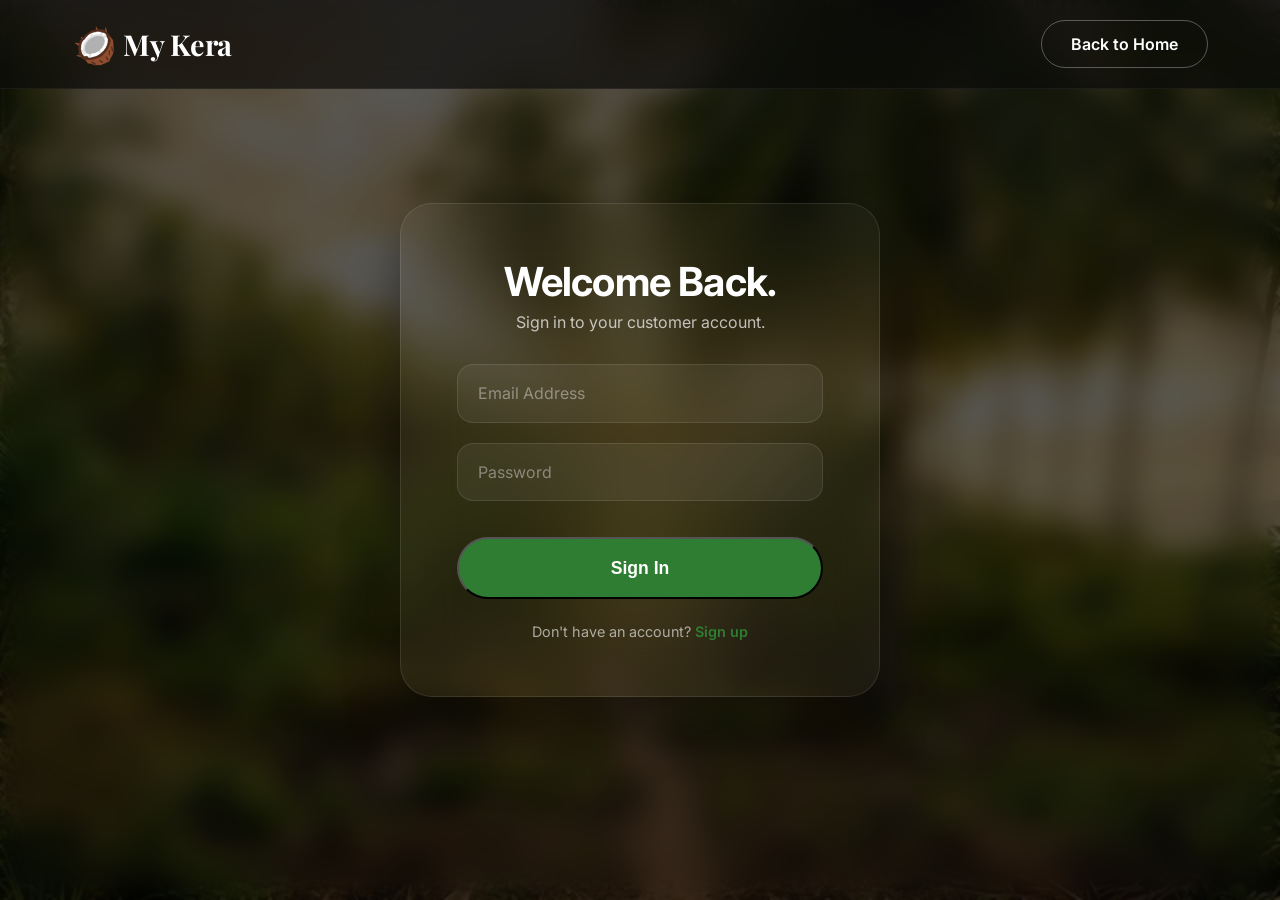
<file: customer-auth.html>
<!DOCTYPE html>
<html lang="en">
<head>
    <meta charset="UTF-8">
    <meta name="viewport" content="width=device-width, initial-scale=1.0">
    <title>Join as Customer | My Kera</title>
    <link href="https://fonts.googleapis.com/css2?family=Inter:wght@400;500;600;700;800&family=Playfair+Display:ital,wght@0,700;1,700&display=swap" rel="stylesheet">
    <link rel="stylesheet" href="styles.css">
    <style>
        .auth-wrapper {
            min-height: 100vh;
            display: flex;
            align-items: center;
            justify-content: center;
            background: #000 url('assets/hero_bg.png') no-repeat center center/cover;
            position: relative;
            padding: 2rem;
        }
        .auth-overlay {
            position: absolute; inset: 0; background: rgba(0,0,0,0.65);
            backdrop-filter: blur(15px);
            -webkit-backdrop-filter: blur(15px);
        }
        .glass-box {
            position: relative;
            z-index: 10;
            background: rgba(255, 255, 255, 0.03);
            backdrop-filter: blur(30px);
            -webkit-backdrop-filter: blur(30px);
            border: 1px solid rgba(255,255,255,0.1);
            border-radius: 2rem;
            padding: 3.5rem;
            width: 100%;
            max-width: 480px;
            box-shadow: 0 25px 50px rgba(0,0,0,0.5);
            color: white;
            text-align: center;
            animation: floatUp 0.8s cubic-bezier(0.16, 1, 0.3, 1) forwards;
        }
        
        @keyframes floatUp {
            from { opacity: 0; transform: translateY(30px); }
            to { opacity: 1; transform: translateY(0); }
        }

        .glass-box h2 { font-size: 2.5rem; margin-bottom: 0.5rem; color: white; letter-spacing: -0.02em; }
        .glass-box p { color: rgba(255,255,255,0.7); margin-bottom: 2rem; }
        
        .glass-input {
            width: 100%;
            background: rgba(255,255,255,0.06);
            border: 1px solid rgba(255,255,255,0.1);
            border-radius: 1rem;
            padding: 1.15rem 1.25rem;
            color: white;
            margin-bottom: 1.25rem;
            outline: none;
            transition: all 0.3s;
            font-size: 1rem;
            font-family: var(--font-sys);
        }
        .glass-input::placeholder { color: rgba(255,255,255,0.4); }
        .glass-input:focus { border-color: var(--primary-color); background: rgba(255,255,255,0.1); box-shadow: 0 0 15px rgba(46, 125, 50, 0.3); }
        
        .auth-switch {
            margin-top: 1.5rem;
            font-size: 0.9rem;
            color: rgba(255,255,255,0.6);
        }
        .auth-switch a { color: var(--primary-color); font-weight: 600; text-decoration: none; }
        .auth-switch a:hover { text-decoration: underline; }
        
        .btn-full { width: 100%; margin-top: 1rem; font-size: 1.1rem; padding: 1.15rem; }
    </style>
</head>
<body>
    <header class="navbar">
        <div class="container nav-content">
            <a href="index.html" class="logo">
                <span class="logo-emoji">🥥</span> My Kera
            </a>
            <div class="nav-actions">
                <a href="index.html" class="btn btn-outline">Back to Home</a>
            </div>
        </div>
    </header>

    <div class="auth-wrapper">
        <div class="auth-overlay"></div>
        <div class="glass-box">
            <h2 id="auth-title">Welcome Back.</h2>
            <p id="auth-subtitle">Sign in to your customer account.</p>
            
            <form id="customer-form">
                <div id="signup-fields" style="display: none;">
                    <input type="text" class="glass-input" placeholder="Full Name">
                    <input type="text" class="glass-input" placeholder="Delivery Address">
                    <input type="tel" class="glass-input" placeholder="Phone Number">
                </div>
                <input type="email" class="glass-input" placeholder="Email Address" required>
                <input type="password" class="glass-input" placeholder="Password" required>
                
                <button type="submit" class="btn btn-primary btn-full" id="auth-btn">Sign In</button>
            </form>
            
            <div class="auth-switch">
                <span id="auth-text">Don't have an account?</span> 
                <a href="#" id="toggle-auth">Sign up</a>
            </div>
        </div>
    </div>

    <script>
        const toggleBtn = document.getElementById('toggle-auth');
        const signupFields = document.getElementById('signup-fields');
        const authBtn = document.getElementById('auth-btn');
        const authText = document.getElementById('auth-text');
        const title = document.getElementById('auth-title');
        const subtitle = document.getElementById('auth-subtitle');
        
        // Handle Submit
        authBtn.addEventListener('click', (e) => {
            e.preventDefault();
            const emailInput = document.querySelector('input[type="email"]').value;
            const nameInput = document.querySelectorAll('.glass-input')[0].value;
            
            localStorage.setItem('currentUser', JSON.stringify({
                id: 'c_' + Math.floor(Math.random() * 10000),
                type: 'customer',
                name: nameInput || 'Valued Customer',
                email: emailInput || 'customer@example.com'
            }));
            
            window.location.href = 'customer-dashboard.html';
        });

        let isLogin = true;

        toggleBtn.addEventListener('click', (e) => {
            e.preventDefault();
            isLogin = !isLogin;
            if(isLogin) {
                signupFields.style.display = 'none';
                authBtn.textContent = 'Sign In';
                authText.textContent = "Don't have an account?";
                toggleBtn.textContent = 'Sign up';
                title.textContent = 'Welcome Back.';
                subtitle.textContent = 'Sign in to your customer account.';
            } else {
                signupFields.style.display = 'block';
                authBtn.textContent = 'Create Account';
                authText.textContent = "Already have an account?";
                toggleBtn.textContent = 'Sign in';
                title.textContent = 'Join My Kera.';
                subtitle.textContent = 'Create your customer account today.';
            }
        });
    </script>
</body>
</html>
</file>
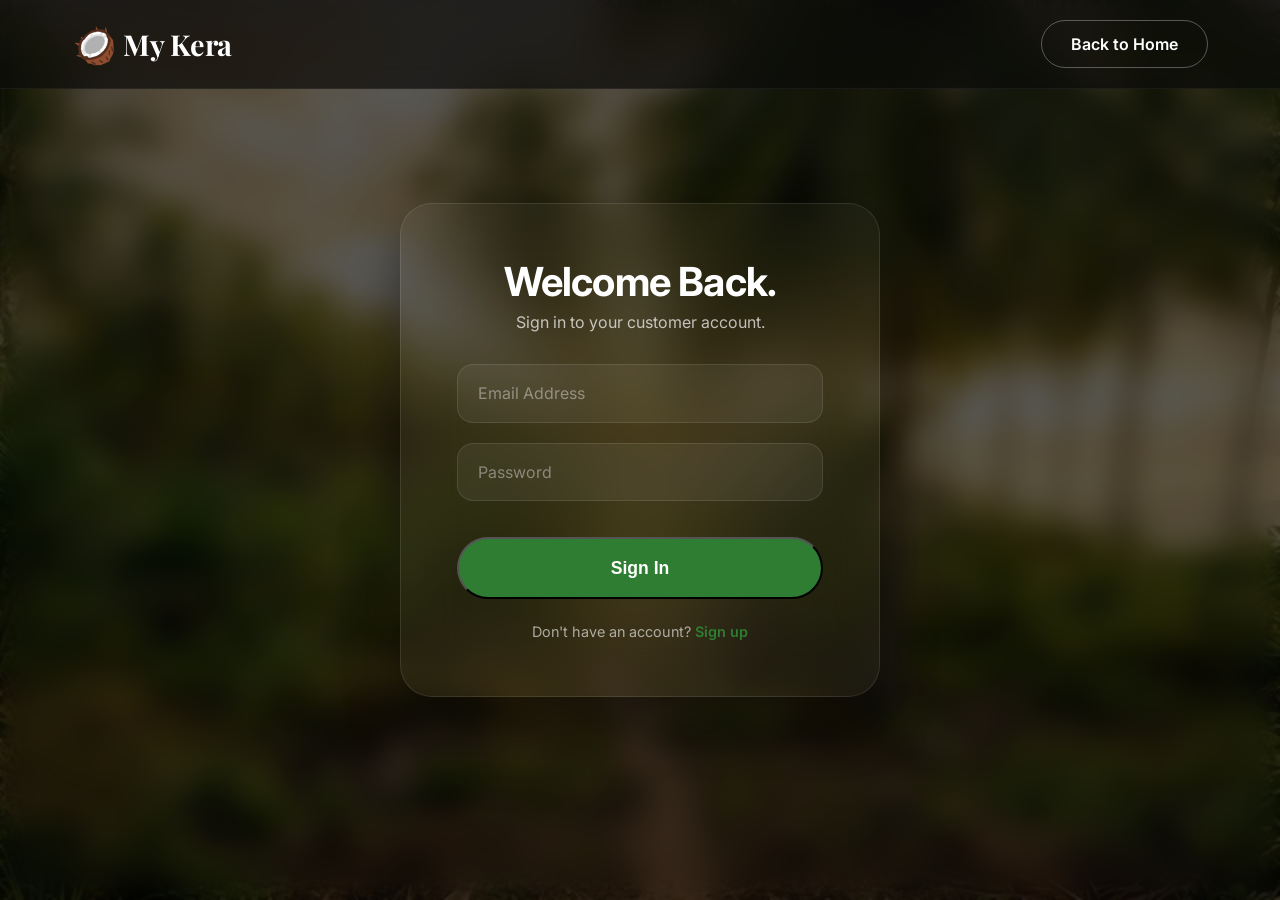
<file: customer-dashboard.html>
<!DOCTYPE html>
<html lang="en">
<head>
    <meta charset="UTF-8">
    <meta name="viewport" content="width=device-width, initial-scale=1.0">
    <title>Customer Marketplace | My Kera</title>
    <link href="https://fonts.googleapis.com/css2?family=Inter:wght@400;500;600;700;800&family=Playfair+Display:ital,wght@0,700;1,700&display=swap" rel="stylesheet">
    <link rel="stylesheet" href="styles.css">
</head>
<body>

    <!-- Header -->
    <header class="dash-header">
        <a href="index.html" class="logo">
            <span class="logo-emoji">🥥</span> Marketplace
        </a>
        <div class="dash-actions">
            <!-- Simulated Notification Bell -->
            <button class="avatar-btn" style="background:transparent; border:1px solid #ccc; width:auto; border-radius:1rem; padding:0 1rem; display:flex; align-items:center; gap:0.5rem;" onclick="logout()">
                Log Out
            </button>
        </div>
    </header>

    <!-- Main Content -->
    <main class="dashboard-container">
        <header style="margin-bottom: 2rem;">
            <h1 class="massive-text" style="font-size: 2.5rem;" id="welcome-text">Fresh Coconuts.</h1>
            <p class="text-muted mt-2">Connect and purchase directly from local farmers.</p>
        </header>

        <div class="marketplace-grid" id="market-feed">
            <!-- JavaScript will render farmer cards here -->
        </div>
    </main>

    <script src="dashboard.js"></script>
    <script>
        document.addEventListener('DOMContentLoaded', () => {
            const user = getCurrentUser();
            if (!user || user.type !== 'customer') {
                window.location.href = 'customer-auth.html';
                return;
            }

            document.getElementById('welcome-text').textContent = `Hi, ${user.name.split(' ')[0]}.`;

            const marketFeed = document.getElementById('market-feed');
            const farmers = getFarmers();

            if(farmers.length === 0) {
                marketFeed.innerHTML = `<p class="text-muted">No farmers available in the marketplace currently.</p>`;
                return;
            }

            // Render logic
            farmers.forEach(f => {
                const isAvailable = f.stock > 0;
                
                const cardHtml = `
                    <div class="farmer-card ${isAvailable ? '' : 'inactive'}">
                        <div class="farmer-card-header">
                            <img src="${f.photoUrl}" class="farmer-card-avatar" alt="${f.name}">
                        </div>
                        <div class="farmer-card-body">
                            <div style="display:flex; justify-content:space-between; align-items:flex-start;">
                                <div>
                                    <h3 class="farmer-name">${f.name}</h3>
                                    <div class="farmer-location">📍 ${f.location} | ${f.farm}</div>
                                </div>
                                <span class="badge ${isAvailable ? 'available' : 'unavailable'}">
                                    ${isAvailable ? 'Available' : 'No Stock'}
                                </span>
                            </div>

                            <div class="farmer-stats">
                                <div>
                                    <div class="farmer-stat-val">₹${f.price}</div>
                                    <div class="farmer-stat-label">per piece</div>
                                </div>
                                <div style="text-align:right;">
                                    <div class="farmer-stat-val" style="color:var(--text-main);">${f.stock}</div>
                                    <div class="farmer-stat-label">in stock</div>
                                </div>
                            </div>

                            <div class="farmer-actions">
                                <a href="${isAvailable ? 'tel:'+f.phone : '#'}" class="btn btn-outline" style="min-width:40px; text-align:center;">📞</a>
                                <a href="${isAvailable ? '#' : '#'}" class="btn btn-outline" style="min-width:40px; text-align:center;">💬</a>
                                <button class="btn ${isAvailable ? 'btn-primary' : 'btn-outline'}" style="flex:auto;" 
                                    ${!isAvailable ? 'disabled' : ''} 
                                    onclick="triggerMockPayment('${f.id}', '${f.farm}', ${f.price})">
                                    Pay Securely
                                </button>
                            </div>
                        </div>
                    </div>
                `;
                marketFeed.innerHTML += cardHtml;
            });
        });

        // Global mock payment function
        window.triggerMockPayment = function(farmerId, farmName, price) {
            const user = getCurrentUser();
            const qtyStr = prompt(`How many coconuts would you like from ${farmName} at ₹${price} each?`);
            if (!qtyStr) return;
            
            const qty = parseInt(qtyStr);
            if (isNaN(qty) || qty <= 0) {
                alert("Invalid quantity.");
                return;
            }

            const totalAmount = qty * price;
            const confirmMsg = `Secure Checkout: Pay ₹${totalAmount} to ${farmName} via UPI/Card?`;
            
            if (confirm(confirmMsg)) {
                // Simulate Payment Success via our mock DB logic
                createPayment(farmerId, user.name, totalAmount, qty);
                
                // Deduct stock
                const farmers = getFarmers();
                const fIndex = farmers.findIndex(f => f.id === farmerId);
                if(fIndex >= 0) {
                    farmers[fIndex].stock = Math.max(0, farmers[fIndex].stock - qty);
                    saveFarmers(farmers);
                }

                alert('✅ Payment Successful! The farmer has been notified and stock has been updated.');
                window.location.reload(); // Refresh to show new stock
            }
        };
    </script>
</body>
</html>
</file>
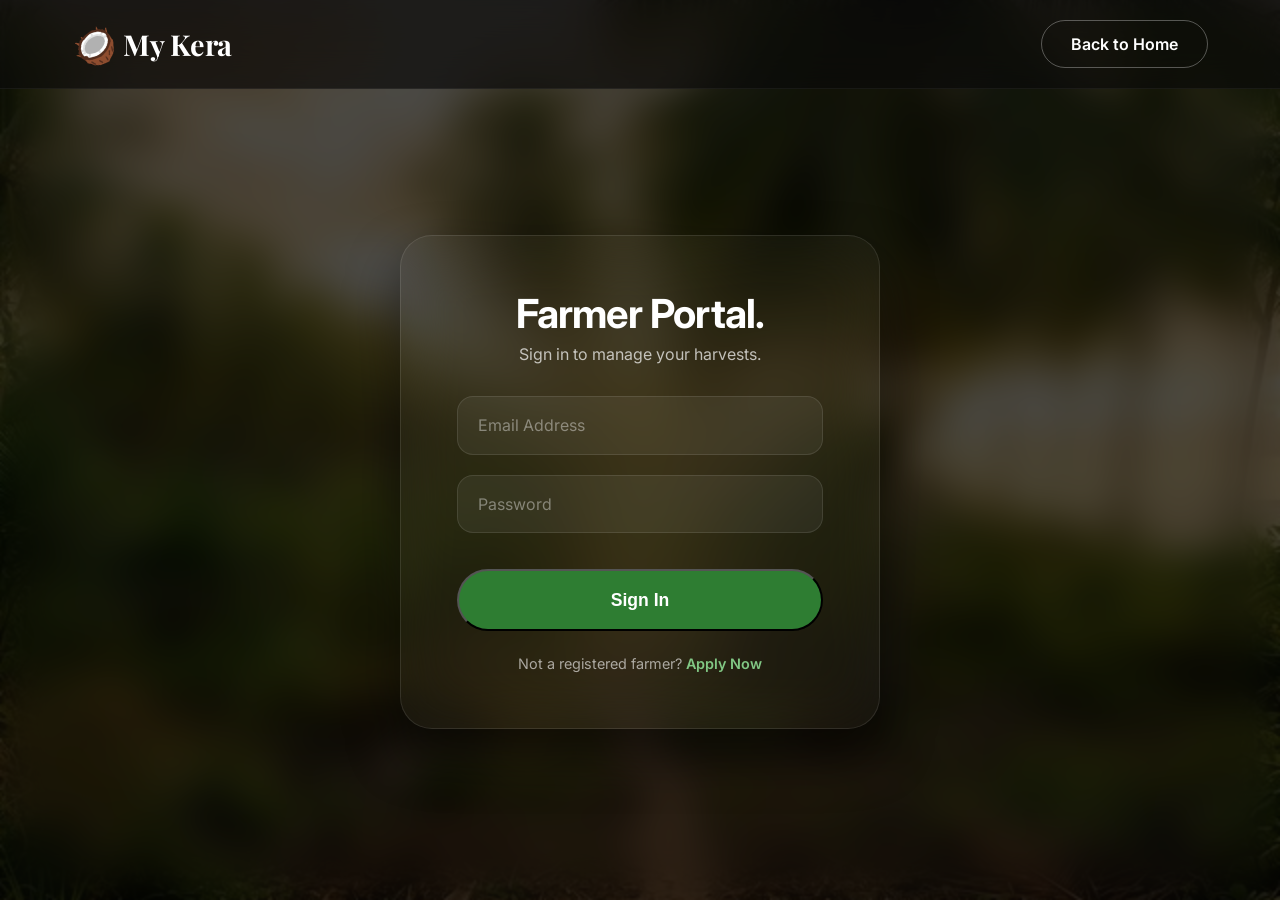
<file: farmer-auth.html>
<!DOCTYPE html>
<html lang="en">
<head>
    <meta charset="UTF-8">
    <meta name="viewport" content="width=device-width, initial-scale=1.0">
    <title>Join as Farmer | My Kera</title>
    <link href="https://fonts.googleapis.com/css2?family=Inter:wght@400;500;600;700;800&family=Playfair+Display:ital,wght@0,700;1,700&display=swap" rel="stylesheet">
    <link rel="stylesheet" href="styles.css">
    <style>
        .auth-wrapper {
            min-height: 100vh;
            display: flex;
            align-items: center;
            justify-content: center;
            background: #000 url('assets/hero_bg.png') no-repeat center center/cover;
            position: relative;
            padding: 2rem;
            padding-top: 6rem;
        }
        .auth-overlay {
            position: absolute; inset: 0; background: rgba(0,0,0,0.7);
            backdrop-filter: blur(20px);
            -webkit-backdrop-filter: blur(20px);
        }
        .glass-box {
            position: relative;
            z-index: 10;
            background: rgba(255, 255, 255, 0.03);
            backdrop-filter: blur(30px);
            -webkit-backdrop-filter: blur(30px);
            border: 1px solid rgba(255,255,255,0.1);
            border-radius: 2rem;
            padding: 3.5rem;
            width: 100%;
            max-width: 480px;
            box-shadow: 0 25px 50px rgba(0,0,0,0.5);
            color: white;
            text-align: center;
            animation: floatUp 0.8s cubic-bezier(0.16, 1, 0.3, 1) forwards;
        }
        
        @keyframes floatUp {
            from { opacity: 0; transform: translateY(30px); }
            to { opacity: 1; transform: translateY(0); }
        }

        .glass-box h2 { font-size: 2.5rem; margin-bottom: 0.5rem; color: white; letter-spacing: -0.02em; }
        .glass-box p { color: rgba(255,255,255,0.7); margin-bottom: 2rem; }
        
        .glass-input {
            width: 100%;
            background: rgba(255,255,255,0.06);
            border: 1px solid rgba(255,255,255,0.1);
            border-radius: 1rem;
            padding: 1.15rem 1.25rem;
            color: white;
            margin-bottom: 1.25rem;
            outline: none;
            transition: all 0.3s;
            font-size: 1rem;
            font-family: var(--font-sys);
        }
        .glass-input::placeholder { color: rgba(255,255,255,0.4); }
        .glass-input:focus { border-color: #81c784; background: rgba(255,255,255,0.1); box-shadow: 0 0 15px rgba(129, 199, 132, 0.3); }
        
        .auth-switch {
            margin-top: 1.5rem;
            font-size: 0.9rem;
            color: rgba(255,255,255,0.6);
        }
        .auth-switch a { color: #81c784; font-weight: 600; text-decoration: none; }
        .auth-switch a:hover { text-decoration: underline; }
        
        .btn-full { width: 100%; margin-top: 1rem; font-size: 1.1rem; padding: 1.15rem; background: #2e7d32; }
        .btn-full:hover { background: #1b5e20; }
    </style>
</head>
<body>
    <header class="navbar">
        <div class="container nav-content">
            <a href="index.html" class="logo">
                <span class="logo-emoji">🥥</span> My Kera
            </a>
            <div class="nav-actions">
                <a href="index.html" class="btn btn-outline">Back to Home</a>
            </div>
        </div>
    </header>

    <div class="auth-wrapper">
        <div class="auth-overlay"></div>
        <div class="glass-box">
            <h2 id="auth-title">Farmer Portal.</h2>
            <p id="auth-subtitle">Sign in to manage your harvests.</p>
            
            <form id="farmer-form">
                <div id="signup-fields" style="display: none;">
                    <input type="text" class="glass-input" placeholder="Full Name">
                    <input type="text" class="glass-input" placeholder="Farm Name / Business Entity">
                    <input type="text" class="glass-input" placeholder="Farm Location (City/Region)">
                    <input type="tel" class="glass-input" placeholder="Phone Number">
                </div>
                <input type="email" class="glass-input" placeholder="Email Address" required>
                <input type="password" class="glass-input" placeholder="Password" required>
                
                <button type="submit" class="btn btn-primary btn-full" id="auth-btn">Sign In</button>
            </form>
            
            <div class="auth-switch">
                <span id="auth-text">Not a registered farmer?</span> 
                <a href="#" id="toggle-auth">Apply Now</a>
            </div>
        </div>
    </div>
    <script>
        const toggleBtn = document.getElementById('toggle-auth');
        const signupFields = document.getElementById('signup-fields');
        const authBtn = document.getElementById('auth-btn');
        const authText = document.getElementById('auth-text');
        const title = document.getElementById('auth-title');
        const subtitle = document.getElementById('auth-subtitle');
        
        // Handle Submit
        authBtn.addEventListener('click', (e) => {
            e.preventDefault();
            const emailInput = document.querySelector('input[type="email"]').value;
            const nameInput = document.querySelectorAll('.glass-input')[0].value;
            const farmInput = document.querySelectorAll('.glass-input')[1].value;
            
            const farmerId = 'f_' + Math.floor(Math.random() * 10000);
            
            localStorage.setItem('currentUser', JSON.stringify({
                id: farmerId,
                type: 'farmer',
                name: nameInput || 'New Farmer',
                farm: farmInput || 'Organic Grove',
                email: emailInput || 'farmer@mykera.com'
            }));
            
            window.location.href = 'farmer-dashboard.html';
        });

        let isLogin = true;
        toggleBtn.addEventListener('click', (e) => {
            e.preventDefault();
            isLogin = !isLogin;
            if(isLogin) {
                signupFields.style.display = 'none';
                authBtn.textContent = 'Sign In';
                authText.textContent = "Not a registered farmer?";
                toggleBtn.textContent = 'Apply Now';
                title.textContent = 'Farmer Portal.';
                subtitle.textContent = 'Sign in to manage your harvests.';
            } else {
                signupFields.style.display = 'block';
                authBtn.textContent = 'Submit Application';
                authText.textContent = "Already have a farmer account?";
                toggleBtn.textContent = 'Sign in';
                title.textContent = 'Partner with us.';
                subtitle.textContent = 'Apply to join the My Kera farmer network.';
            }
        });
    </script>
</body>
</html>
</file>
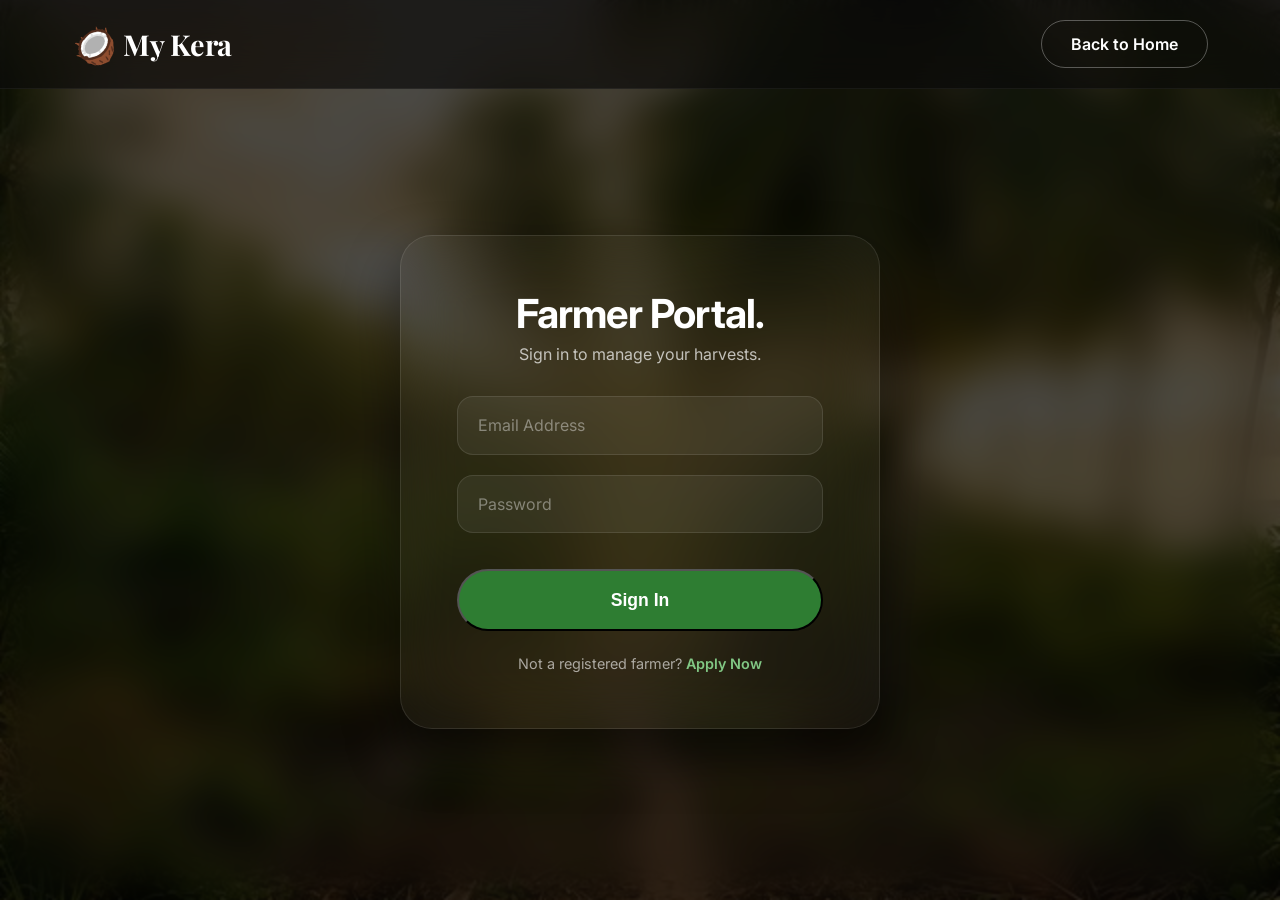
<file: farmer-dashboard.html>
<!DOCTYPE html>
<html lang="en">
<head>
    <meta charset="UTF-8">
    <meta name="viewport" content="width=device-width, initial-scale=1.0">
    <title>Farmer Dashboard | My Kera</title>
    <link href="https://fonts.googleapis.com/css2?family=Inter:wght@400;500;600;700;800&family=Playfair+Display:ital,wght@0,700;1,700&display=swap" rel="stylesheet">
    <link rel="stylesheet" href="styles.css">
</head>
<body>

    <!-- Header -->
    <header class="dash-header">
        <a href="index.html" class="logo">
            <span class="logo-emoji">🥥</span> Dashboard
        </a>
        <div class="dash-actions">
            <!-- Simulated Notification Bell -->
            <button class="avatar-btn" style="background:transparent; border:1px solid #ccc;" onclick="alert('You have 0 new messages')">🔔</button>
            <button class="avatar-btn" id="profile-btn">
                <img id="header-avatar" src="https://ui-avatars.com/api/?name=F&background=2e7d32&color=fff" alt="Profile">
            </button>
        </div>
    </header>

    <!-- Main Content -->
    <main class="dashboard-container">
        <header style="margin-bottom: 2rem;">
            <h1 class="massive-text" style="font-size: 2.5rem;" id="welcome-text">Welcome back.</h1>
            <p class="text-muted mt-2">Manage your grove inventory and payments below.</p>
        </header>

        <div class="grid-2">
            <!-- Stock Editor -->
            <div class="dash-card">
                <div class="dash-card-header">
                    <h2 class="dash-card-title">Stock Management</h2>
                    <span id="stock-badge" class="badge unavailable">Out of Stock</span>
                </div>
                <form id="stock-form">
                    <div class="form-group">
                        <label class="form-label">Price per Coconut (₹)</label>
                        <input type="number" id="input-price" class="form-input" placeholder="e.g. 45" required>
                    </div>
                    <div class="form-group">
                        <label class="form-label">Available Stock Quantity</label>
                        <input type="number" id="input-stock" class="form-input" placeholder="e.g. 150" required>
                    </div>
                    <button type="submit" class="btn btn-primary w-full mt-2">Update Inventory</button>
                </form>
            </div>

            <!-- Revenue Box -->
            <div class="dash-card">
                <div class="dash-card-header">
                    <h2 class="dash-card-title">Recent Payments</h2>
                    <span class="text-muted text-sm">Last 30 Days</span>
                </div>
                
                <div style="margin-bottom: 2rem;">
                    <p class="text-muted text-sm">Total Revenue</p>
                    <div class="stat-number" id="total-revenue">₹0</div>
                </div>

                <div id="payment-list">
                    <!-- JavaScript will populate this -->
                    <div class="text-muted text-center py-4">No recent payments.</div>
                </div>
            </div>
        </div>
    </main>

    <!-- Profile Drawer -->
    <div class="drawer-overlay" id="drawer-overlay"></div>
    <aside class="drawer" id="profile-drawer">
        <div class="drawer-header">
            <h3 style="font-weight: 700; font-size: 1.2rem;">Profile Settings</h3>
            <button class="close-btn" id="close-drawer">×</button>
        </div>
        <div class="drawer-body">
            <div style="text-align: center; margin-bottom: 2rem; position: relative;">
                <img id="drawer-avatar" src="" style="width: 100px; height: 100px; border-radius: 50%; border: 3px solid var(--primary-color); object-fit: cover;">
                
                <input type="file" id="image-upload" accept="image/*" style="display: none;">
                <div class="mt-2 text-sm text-primary" style="cursor: pointer; color: var(--primary-color); font-weight: 600;" id="trigger-upload">
                    Change Photo
                </div>
            </div>

            <div class="form-group">
                <label class="form-label">Full Name</label>
                <input type="text" id="prof-name" class="form-input" readonly>
            </div>
            <div class="form-group">
                <label class="form-label">Farm / Business Name</label>
                <input type="text" id="prof-farm" class="form-input" readonly>
            </div>
            <div class="form-group">
                <label class="form-label">Email Address</label>
                <input type="email" id="prof-email" class="form-input" readonly>
            </div>
        </div>
        <div class="drawer-footer">
            <button class="btn btn-outline w-full mb-2">Switch Theme 🌙</button>
            <button class="btn btn-primary w-full" style="background:#c62828;" onclick="logout()">Log Out</button>
        </div>
    </aside>

    <script src="dashboard.js"></script>
    <script>
        document.addEventListener('DOMContentLoaded', () => {
            const user = getCurrentUser();
            if (!user || user.type !== 'farmer') {
                window.location.href = 'farmer-auth.html';
                return;
            }

            // UI Elements
            const welcomeText = document.getElementById('welcome-text');
            const headerAvatar = document.getElementById('header-avatar');
            const drawerAvatar = document.getElementById('drawer-avatar');
            const stockBadge = document.getElementById('stock-badge');
            const inputPrice = document.getElementById('input-price');
            const inputStock = document.getElementById('input-stock');
            const paymentList = document.getElementById('payment-list');
            const totalRevenueEl = document.getElementById('total-revenue');

            // Find farmer DB record or create it
            let farmers = getFarmers();
            let myRecord = farmers.find(f => f.id === user.id);
            
            if (!myRecord) {
                // Initialize default profile based on auth data
                myRecord = {
                    id: user.id,
                    name: user.name,
                    farm: user.farm,
                    location: 'Local Grove',
                    email: user.email,
                    phone: '+91 9999999999',
                    price: 40,
                    stock: 0,
                    photoUrl: `https://ui-avatars.com/api/?name=${user.name.replace(' ', '+')}&background=2e7d32&color=fff`
                };
                updateFarmerProfile(myRecord);
            }

            // Populate Initials
            welcomeText.textContent = `Welcome, ${myRecord.name.split(' ')[0]}.`;
            headerAvatar.src = myRecord.photoUrl;
            drawerAvatar.src = myRecord.photoUrl;
            document.getElementById('prof-name').value = myRecord.name;
            document.getElementById('prof-farm').value = myRecord.farm;
            document.getElementById('prof-email').value = myRecord.email;

            inputPrice.value = myRecord.price;
            inputStock.value = myRecord.stock;
            
            function updateStockUI(stock) {
                if(stock > 0) {
                    stockBadge.textContent = 'Available';
                    stockBadge.className = 'badge available';
                } else {
                    stockBadge.textContent = 'Out of Stock';
                    stockBadge.className = 'badge unavailable';
                }
            }
            updateStockUI(myRecord.stock);

            // Handle Stock Update
            document.getElementById('stock-form').addEventListener('submit', (e) => {
                e.preventDefault();
                const newPrice = parseInt(inputPrice.value);
                const newStock = parseInt(inputStock.value);
                
                myRecord.price = newPrice;
                myRecord.stock = newStock;
                updateFarmerProfile(myRecord);
                
                updateStockUI(newStock);
                alert('Inventory successfully updated for ' + myRecord.farm);
            });

            // Handle Payments Rendering
            function renderPayments() {
                const myPayments = getPaymentsForFarmer(myRecord.id);
                if (myPayments.length === 0) return;

                let total = 0;
                paymentList.innerHTML = '';
                
                myPayments.forEach(p => {
                    total += p.amount;
                    paymentList.innerHTML += `
                        <div class="notification-item">
                            <div>
                                <div class="notification-title">Payment from ${p.customerName}</div>
                                <div class="notification-time">${new Date(p.date).toLocaleDateString()} • ${p.quantity} coconuts</div>
                            </div>
                            <div class="notification-amount">+₹${p.amount}</div>
                        </div>
                    `;
                });
                totalRevenueEl.textContent = `₹${total}`;
            }
            renderPayments();

            // Drawer Logic
            const drawer = document.getElementById('profile-drawer');
            const overlay = document.getElementById('drawer-overlay');
            
            document.getElementById('profile-btn').addEventListener('click', () => {
                drawer.classList.add('open');
                overlay.classList.add('active');
            });

            const closeDrawer = () => {
                drawer.classList.remove('open');
                overlay.classList.remove('active');
            };

            document.getElementById('close-drawer').addEventListener('click', closeDrawer);
            overlay.addEventListener('click', closeDrawer);

            // Image Upload Handle
            const imageUpload = document.getElementById('image-upload');
            const triggerUpload = document.getElementById('trigger-upload');

            triggerUpload.addEventListener('click', () => {
                imageUpload.click();
            });

            imageUpload.addEventListener('change', (e) => {
                const file = e.target.files[0];
                if (file) {
                    const reader = new FileReader();
                    reader.onload = (event) => {
                        const base64Data = event.target.result;
                        // Instantly update UI
                        headerAvatar.src = base64Data;
                        drawerAvatar.src = base64Data;
                        
                        // Save permanently in DB
                        myRecord.photoUrl = base64Data;
                        updateFarmerProfile(myRecord);
                    };
                    reader.readAsDataURL(file);
                }
            });
        });
    </script>
</body>
</html>
</file>
<file: styles.css>
:root {
    --primary-color: #2e7d32;
    --dark-bg: #000000;
    --light-bg: #fbfbfd;
    --section-bg: #f5f5f7;
    --text-main: #1d1d1f;
    --text-muted: #86868b;
    --white: #ffffff;
    --font-sys: 'Inter', -apple-system, BlinkMacSystemFont, sans-serif;
}

* { margin: 0; padding: 0; box-sizing: border-box; }

body {
    font-family: var(--font-sys);
    background-color: var(--light-bg);
    color: var(--text-main);
    overflow-x: hidden;
    -webkit-font-smoothing: antialiased;
}

/* Utilities */
.container { max-width: 1200px; margin: 0 auto; padding: 0 2rem; }
.section-padding { padding: 8rem 0; }
.text-center { text-align: center; }
.mt-2 { margin-top: 0.5rem; }
.mt-4 { margin-top: 1.5rem; }
.mt-5 { margin-top: 3rem; }
.mb-4 { margin-bottom: 1.5rem; }
.pt-5 { padding-top: 3rem; }
.w-full { width: 100%; }
.text-large { font-size: 1.5rem; line-height: 1.4; font-weight: 500; }
.text-muted { color: var(--text-muted); }
.bg-dark { background-color: var(--dark-bg); color: var(--white); }
.bg-section { background-color: var(--section-bg); }
.flex-center { display: flex; justify-content: center; align-items: center; }
.block { display: block; }
.opacity-50 { opacity: 0.5; }
.text-sm { font-size: 0.875rem; }

/* Buttons */
.btn {
    display: inline-flex;
    align-items: center;
    justify-content: center;
    padding: 0.8rem 1.8rem;
    border-radius: 3rem;
    font-weight: 600;
    font-size: 1rem;
    text-decoration: none;
    transition: all 0.3s ease;
    cursor: pointer;
}
.btn-primary { background: var(--primary-color); color: var(--white); }
.btn-primary:hover { background: #1b5e20; transform: scale(1.02); }
.btn-outline { background: transparent; color: var(--text-main); border: 1px solid var(--text-main); }
.btn-outline-white { background: transparent; color: var(--white); border: 1px solid rgba(255,255,255,0.3); }
.btn-outline-white:hover { background: var(--white); color: var(--dark-bg); }
.btn-large { padding: 1rem 2.5rem; font-size: 1.1rem; }

/* Navigation */
.navbar {
    position: fixed;
    top: 0;
    width: 100%;
    padding: 1.25rem 0;
    z-index: 100;
    background-color: rgba(10, 10, 12, 0.7);
    backdrop-filter: saturate(180%) blur(20px);
    -webkit-backdrop-filter: saturate(180%) blur(20px);
    border-bottom: 1px solid rgba(255,255,255,0.05);
}
.navbar .logo { color: var(--white); }
.navbar .btn-outline { color: var(--white); border-color: rgba(255,255,255,0.3); }
.navbar .btn-outline:hover { background: var(--white); color: #000; }
.nav-content { display: flex; justify-content: space-between; align-items: center; }
.logo { font-family: 'Playfair Display', serif; font-size: 1.8rem; font-weight: 700; color: var(--text-main); text-decoration: none; display: flex; align-items: center; gap: 0.5rem; letter-spacing: -0.02em; }
.logo-emoji { font-size: 2.2rem; transform: rotate(-10deg); display: inline-block; }
.nav-actions { display: flex; gap: 1rem; }

/* Cinematic Hero */
.hero-container {
    height: 500vh; /* Extended SCROLL track for 240-frame animation */
    position: relative;
    background: #000;
}
.hero-canvas {
    width: 100vw;
    height: 100vh;
    object-fit: cover;
    display: block;
}
.hero-sticky {
    position: sticky;
    top: 0;
    height: 100vh;
    display: flex;
    align-items: center;
    justify-content: center;
    overflow: hidden;
}
.hero-bg-wrapper {
    position: absolute;
    width: 100%;
    height: 100%;
    transform-origin: center center;
    will-change: transform, opacity;
}
.hero-bg-wrapper img { width: 100%; height: 100%; object-fit: cover; }
.hero-overlay {
    position: absolute;
    top: 0; left: 0; width: 100%; height: 100%;
    background: rgba(0,0,0,0.4);
}
.hero-content {
    position: relative;
    z-index: 10;
    text-align: center;
    color: var(--white);
    will-change: transform, opacity;
}
.hero-title {
    font-size: clamp(3rem, 8vw, 6rem);
    font-weight: 800;
    letter-spacing: -0.02em;
    line-height: 1.1;
}
.hero-subtitle {
    font-size: 1.5rem;
    font-weight: 500;
    margin-top: 1.5rem;
    opacity: 0; /* Animated in JS */
}



/* Animations (Framer Motion feel) */
.fm-fade-up {
    opacity: 0;
    transform: translateY(40px);
    transition: opacity 1s cubic-bezier(0.16, 1, 0.3, 1), transform 1s cubic-bezier(0.16, 1, 0.3, 1);
    will-change: opacity, transform;
}
.fm-fade-up.in-view {
    opacity: 1;
    transform: translateY(0);
}
.js-delay-1 { transition-delay: 0.1s; }
.js-delay-2 { transition-delay: 0.2s; }
.js-delay-3 { transition-delay: 0.3s; }

/* Custom Utilities for New Sections */
.stat-number { font-size: 5rem; font-weight: 800; color: var(--primary-color); line-height: 1; margin-bottom: 0.5rem; letter-spacing: -0.03em; }
.feature-icon.large { font-size: 4rem; display: inline-block; background: rgba(255,255,255,0.05); border-radius: 50%; width: 100px; height: 100px; line-height: 100px; }
.stat-label { font-size: 1.5rem; font-weight: 600; color: var(--white); }
.rounded-2xl { border-radius: 2rem; }
.rounded-xl { border-radius: 1rem; }
.p-4 { padding: 3rem; }
.mb-5 { margin-bottom: 2.5rem; }
.feature-list { list-style: none; padding: 0; }

.float-anim {
    animation: float 6s ease-in-out infinite;
}

@keyframes float {
    0% { transform: translateY(0px); }
    50% { transform: translateY(-15px); }
    100% { transform: translateY(0px); }
}

/* Grid Layouts */
.grid-2 { display: grid; grid-template-columns: 1fr 1fr; gap: 2rem; }
.grid-3 { display: grid; grid-template-columns: repeat(3, 1fr); gap: 3rem; }
.split-layout { display: grid; grid-template-columns: 1fr 1fr; gap: 4rem; }
.align-center { align-items: center; }

h2 { font-size: 3.5rem; font-weight: 700; letter-spacing: -0.02em; line-height: 1.1; }
.massive-text { font-size: clamp(2.5rem, 4vw, 4rem); }

/* Premium Cards */
.premium-card {
    background: var(--white);
    border-radius: 2rem;
    overflow: hidden;
    box-shadow: 0 10px 40px rgba(0,0,0,0.04);
}
.card-inner { padding: 3rem 3rem 0; }
.premium-card h3 { font-size: 2rem; margin-bottom: 1rem; font-weight: 600; }
.premium-card p { font-size: 1.1rem; color: var(--text-muted); line-height: 1.5; }
.card-image img { width: 100%; border-radius: 1rem 1rem 0 0; box-shadow: 0 -5px 20px rgba(0,0,0,0.05); }

/* Chart Styling */
.chart-card { background: var(--white); border-radius: 2rem; padding: 3rem; }
.chart-header { display: flex; justify-content: space-between; margin-bottom: 2rem; }
.chart-title { font-weight: 700; font-size: 1.25rem; }
.badge-success { background: #e8f5e9; color: var(--primary-color); padding: 0.5rem 1rem; border-radius: 2rem; font-weight: 600; }
.shadow-xl { box-shadow: 0 25px 50px -12px rgba(0,0,0,0.1); }

@media (max-width: 1024px) {
    .hero-title { font-size: clamp(2.5rem, 6vw, 4.5rem); }
    .section-padding { padding: 5rem 0; }
    .dashboard-container { padding: 2rem 1rem; }
}

@media (max-width: 768px) {
    .grid-2, .grid-3, .split-layout { grid-template-columns: 1fr; gap: 2rem; }
    .card-inner { padding: 2rem 1.5rem 0; }
    
    /* Navigation / Headers */
    .navbar { padding: 1rem 0; }
    .nav-actions { gap: 0.5rem; }
    .btn { padding: 0.6rem 1.2rem; font-size: 0.9rem; }
    .logo-emoji { font-size: 1.8rem; }
    
    /* Auth Modal Fixes */
    .glass-box { padding: 2rem 1.5rem; border-radius: 1.5rem; width: 90%; }
    .glass-box h2 { font-size: 2rem; }
    .auth-wrapper { padding-top: 5rem; }
    
    /* Typography Overrides */
    h2 { font-size: 2.5rem; }
    .massive-text { font-size: clamp(2rem, 5vw, 2.5rem); }
    .stat-number { font-size: 3.5rem; }
    
    /* Dashboard Specific */
    .dash-header { padding: 1rem; }
    .dash-card { padding: 1.5rem; border-radius: 1.25rem; }
    .dash-actions .btn { font-size: 0.8rem; padding: 0.5rem 0.8rem; }
    .farmer-card-avatar { width: 60px; height: 60px; bottom: -25px; }
    
    /* Feature Section Padding */
    .p-4 { padding: 2rem 1.5rem; }
}

@media (max-width: 480px) {
    /* Extreme small screen tuning */
    .hero-title { font-size: 2.5rem; }
    .hero-subtitle { font-size: 1.1rem; }
    .btn-large { width: 100%; padding: 1rem; display: block; margin-bottom: 0.5rem; }
    .flex-center.gap-3 { flex-direction: column; gap: 0.5rem; }
    .nav-actions { flex-direction: column; position: absolute; top: 100%; right: 1rem; background: rgba(0,0,0,0.8); padding: 1rem; border-radius: 1rem; display: none; }
    /* Let's keep simple nav on mobile instead for now, or just smaller text */
    .nav-actions { display: flex; flex-direction: row; position: static; background: none; padding: 0; }
    .navbar .btn { padding: 0.4rem 0.8rem; font-size: 0.75rem; border-radius: 8px;}
    
    .marketplace-grid { grid-template-columns: 1fr; }
}

/* ==========================================================
 * Dashboard UI Patterns (My Kera 2.0)
 * ========================================================== */

/* Dash Header */
.dash-header {
    background: var(--white);
    padding: 1rem 2rem;
    display: flex;
    justify-content: space-between;
    align-items: center;
    border-bottom: 1px solid rgba(0,0,0,0.05);
    position: sticky;
    top: 0;
    z-index: 50;
    box-shadow: 0 4px 15px rgba(0,0,0,0.02);
}
.dash-actions { display: flex; align-items: center; gap: 1.5rem; }
.avatar-btn {
    width: 45px; height: 45px; outline: none; border: none;
    border-radius: 50%; cursor: pointer; overflow: hidden;
    transition: transform 0.2s;
}
.avatar-btn:hover { transform: scale(1.05); }
.avatar-btn img { width: 100%; height: 100%; object-fit: cover; }

/* Slide-out Drawer */
.drawer-overlay {
    position: fixed; top: 0; left: 0; width: 100vw; height: 100vh;
    background: rgba(0,0,0,0.4); backdrop-filter: blur(5px);
    z-index: 99; opacity: 0; pointer-events: none; transition: 0.3s;
}
.drawer-overlay.active { opacity: 1; pointer-events: all; }

.drawer {
    position: fixed; top: 0; right: -400px; width: 100%; max-width: 380px;
    height: 100vh; background: var(--white); z-index: 100;
    box-shadow: -10px 0 30px rgba(0,0,0,0.1);
    transition: right 0.4s cubic-bezier(0.16, 1, 0.3, 1);
    display: flex; flex-direction: column;
}
.drawer.open { right: 0; }
.drawer-header {
    padding: 2rem; border-bottom: 1px solid rgba(0,0,0,0.05);
    display: flex; justify-content: space-between; align-items: center;
}
.drawer-body { padding: 2rem; flex: 1; overflow-y: auto; }
.drawer-footer { padding: 2rem; border-top: 1px solid rgba(0,0,0,0.05); }
.close-btn { background:none; border:none; font-size: 2rem; cursor:pointer; color: var(--text-muted); }

/* Dashboard Cards & Layout */
.dashboard-container { padding: 3rem 2rem; max-width: 1400px; margin: 0 auto; min-height: 80vh; }
.dash-card {
    background: var(--white); border-radius: 1.5rem; padding: 2rem;
    box-shadow: 0 10px 30px rgba(0,0,0,0.03); margin-bottom: 2rem;
}
.dash-card-header { display: flex; justify-content: space-between; align-items: center; margin-bottom: 1.5rem;}
.dash-card-title { font-size: 1.25rem; font-weight: 700; color: var(--text-main); }

/* Forms & Inputs */
.form-group { margin-bottom: 1.5rem; }
.form-label { display: block; margin-bottom: 0.5rem; font-weight: 600; font-size: 0.9rem; color: var(--text-muted); }
.form-input { 
    width: 100%; padding: 1rem; border: 1px solid #e0e0e0;
    border-radius: 1rem; font-family: var(--font-sys); font-size: 1rem;
    background: #fafafa; transition: border-color 0.3s, background 0.3s;
}
.form-input:focus { border-color: var(--primary-color); background: var(--white); outline: none; }

/* Status Badges */
.badge { padding: 0.4rem 0.8rem; border-radius: 2rem; font-size: 0.8rem; font-weight: 700; display: inline-block; }
.badge.available { background: #e8f5e9; color: var(--primary-color); }
.badge.unavailable { background: #ffebee; color: #c62828; }

/* Notification List */
.notification-item {
    display: flex; justify-content: space-between; align-items: center;
    padding: 1rem 0; border-bottom: 1px solid #f0f0f0;
}
.notification-item:last-child { border-bottom: none; }
.notification-title { font-weight: 600; margin-bottom: 0.2rem; }
.notification-time { font-size: 0.8rem; color: var(--text-muted); }
.notification-amount { font-weight: 700; color: var(--primary-color); font-size: 1.1rem; }

/* Marketplace Grid */
.marketplace-grid {
    display: grid;
    grid-template-columns: repeat(auto-fill, minmax(300px, 1fr));
    gap: 2rem;
}
.farmer-card {
    background: var(--white); border-radius: 1.5rem; overflow: hidden;
    box-shadow: 0 10px 30px rgba(0,0,0,0.04); transition: transform 0.3s;
    border: 1px solid transparent;
}
.farmer-card:hover { transform: translateY(-5px); }
.farmer-card.inactive { opacity: 0.6; filter: grayscale(50%); }
.farmer-card-header { position: relative; height: 120px; background: linear-gradient(135deg, #a5d6a7, #81c784); }
.farmer-card-avatar {
    position: absolute; bottom: -30px; left: 20px;
    width: 70px; height: 70px; border-radius: 50%;
    border: 4px solid var(--white); background: var(--white);
}
.farmer-card-body { padding: 2.5rem 1.5rem 1.5rem 1.5rem; }
.farmer-name { font-size: 1.2rem; font-weight: 700; margin-bottom: 0.2rem; }
.farmer-location { color: var(--text-muted); font-size: 0.9rem; margin-bottom: 1rem; }
.farmer-stats { display: flex; justify-content: space-between; margin-bottom: 1.5rem; background: #f5f5f7; padding: 1rem; border-radius: 1rem; }
.farmer-stat-val { font-size: 1.1rem; font-weight: 700; color: var(--primary-color); }
.farmer-stat-label { font-size: 0.8rem; color: var(--text-muted); }
.farmer-actions { display: flex; gap: 0.5rem; }
.farmer-actions .btn { flex: 1; padding: 0.6rem; font-size: 0.9rem; }
</file>
